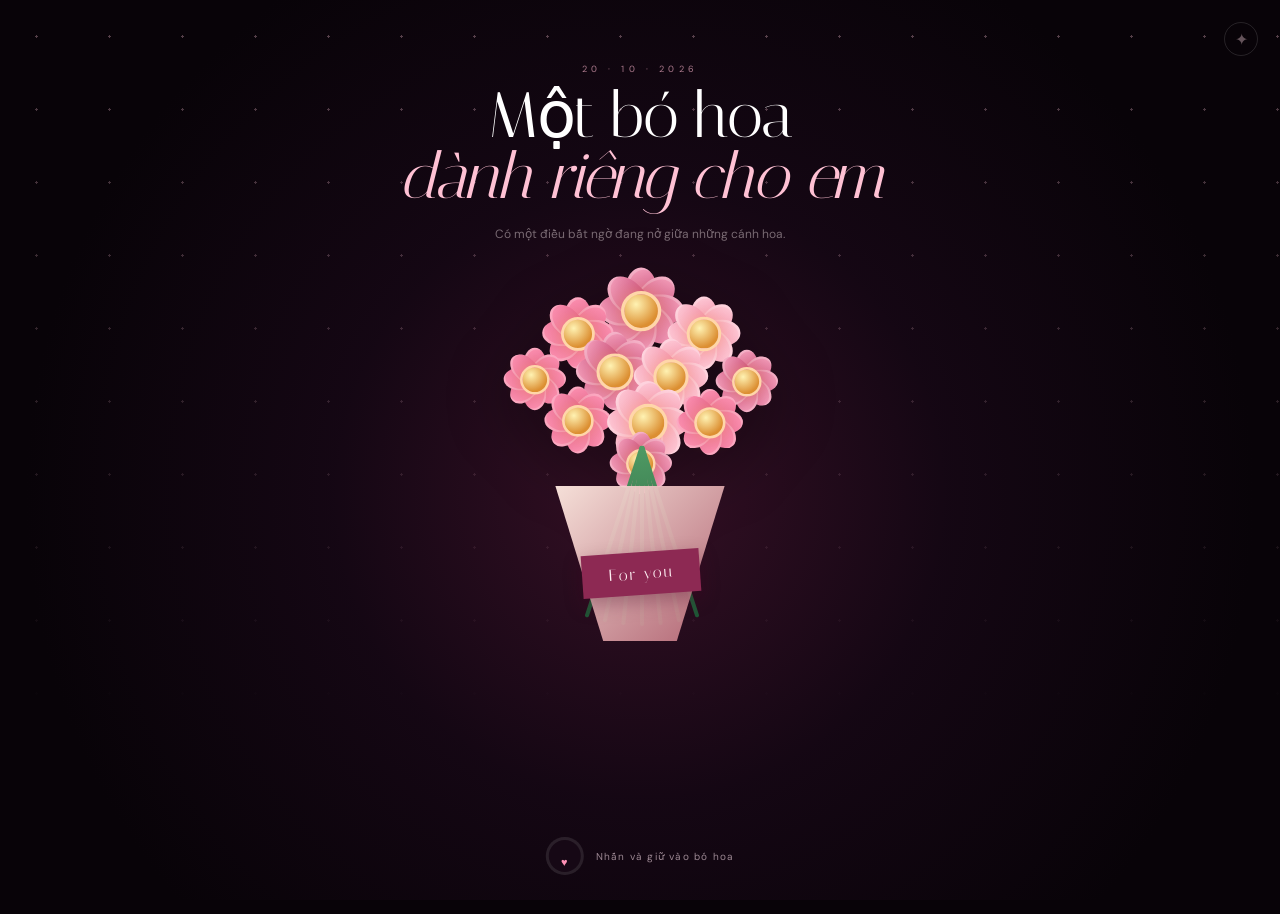
<file: index.html>
<!doctype html>
<html lang="vi"><head><meta charset="UTF-8"><meta name="viewport" content="width=device-width,initial-scale=1"><meta name="theme-color" content="#130713"><title>Món quà 20/10 dành cho em</title><link rel="stylesheet" href="styles.css?v=20261018-1"></head>
<body><main class="experience">
<section class="stage bouquet-stage is-active" id="bouquetStage" aria-labelledby="bouquetTitle">
<div class="ambient" aria-hidden="true"></div><p class="occasion">20 · 10 · 2026</p><h1 id="bouquetTitle">Một bó hoa<br><em>dành riêng cho em</em></h1><p class="lead">Có một điều bất ngờ đang nở giữa những cánh hoa.</p>
<button class="bouquet" id="bouquet" type="button" aria-label="Nhấn giữ để mở điều bất ngờ"><span class="flowers" id="flowers" aria-hidden="true"></span><span class="stems" aria-hidden="true"><i></i><i></i><i></i><i></i><i></i><i></i><i></i></span><span class="wrap" aria-hidden="true"></span><span class="ribbon" aria-hidden="true">For you</span></button>
<div class="hold-control" id="holdControl" aria-hidden="true"><span class="hold-ring"><i></i><b>♥</b></span><span id="holdText">Nhấn và giữ vào bó hoa</span></div><a class="admin-link" href="admin.html" aria-label="Mở trang quản trị">✦</a>
</section>
<section class="stage card-stage" id="cardStage" aria-labelledby="cardTitle" aria-hidden="true"><div class="petal-rain" id="petalRain" aria-hidden="true"></div><article class="greeting-card"><div class="card-flower" aria-hidden="true">❀</div><p class="card-date">NGÀY PHỤ NỮ VIỆT NAM · 20/10</p><h2 id="cardTitle">Gửi người con gái<br><em>anh thương</em></h2><div class="wish" id="wishText"></div><p class="signature">— With all my love —</p><button class="final-button" id="finalButton" type="button">Mở món quà cuối <span>♥</span></button></article></section>
<section class="stage finale-stage" id="finaleStage" aria-label="Trái tim và những kỷ niệm" aria-hidden="true"><canvas id="heartCanvas" aria-hidden="true"></canvas><div class="photo-stream" id="photoStream" aria-hidden="true"></div><div class="final-copy"><p>HAPPY VIETNAMESE WOMEN'S DAY</p><h2>Yêu em,<br><em>nhiều hơn mỗi ngày</em></h2></div><button class="replay" id="replayButton" type="button">↻ Xem lại</button></section>
</main><script src="script.js?v=20261018-1"></script></body></html>
</file>
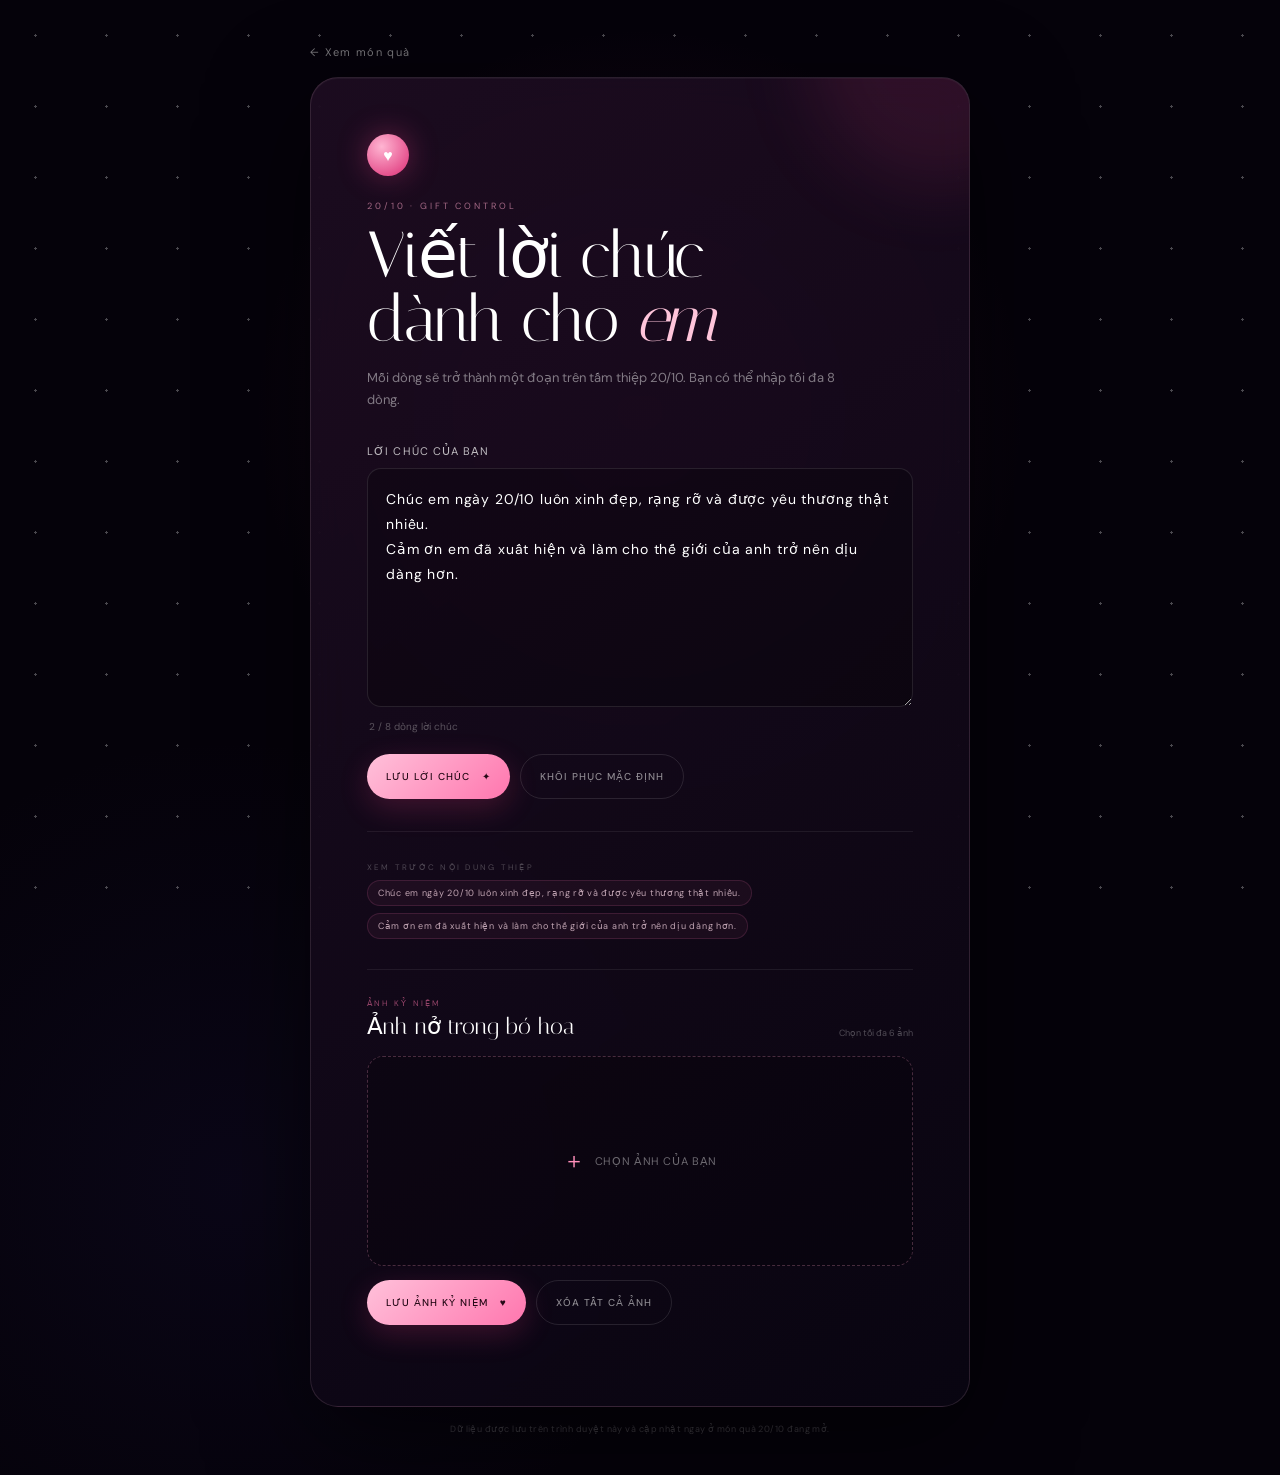
<file: admin.html>
<!doctype html>
<html lang="vi">
<head>
  <meta charset="UTF-8" />
  <meta name="viewport" content="width=device-width, initial-scale=1.0" />
  <meta name="theme-color" content="#07020d" />
  <title>Quản trị lời nhắn · Vũ Trụ Tình Yêu</title>
  <link rel="stylesheet" href="admin.css?v=20260919-2" />
</head>
<body>
  <main class="admin-shell">
    <a class="back" href="index.html">← Xem món quà</a>
    <section class="panel">
      <div class="brand" aria-hidden="true">♥</div>
      <p class="eyebrow">20/10 · GIFT CONTROL</p>
      <h1>Viết lời chúc<br />dành cho <em>em</em></h1>
      <p class="intro">Mỗi dòng sẽ trở thành một đoạn trên tấm thiệp 20/10. Bạn có thể nhập tối đa 8 dòng.</p>

      <form id="messageForm">
        <label for="messages">Lời chúc của bạn</label>
        <textarea id="messages" rows="8" maxlength="320" placeholder="YÊU EM&#10;MÃI BÊN NHAU&#10;YOU ARE MY UNIVERSE"></textarea>
        <div class="form-meta">
          <span id="lineCount">0 / 8 lời nhắn</span>
          <span id="saveStatus" role="status" aria-live="polite"></span>
        </div>
        <div class="actions">
          <button class="primary" type="submit">Lưu lời chúc <span>✦</span></button>
          <button class="secondary" id="resetButton" type="button">Khôi phục mặc định</button>
        </div>
      </form>

      <div class="preview-block">
        <p>XEM TRƯỚC NỘI DUNG THIỆP</p>
        <div id="preview" class="preview" aria-live="polite"></div>
      </div>

      <form id="photoForm" class="photo-form">
        <div class="photo-heading">
          <div>
            <p>ẢNH KỶ NIỆM</p>
            <h2>Ảnh nở trong bó hoa</h2>
          </div>
          <span>Chọn tối đa 6 ảnh</span>
        </div>
        <label class="photo-picker" for="photoInput">
          <div id="photoPreview" class="photo-gallery" aria-label="Ảnh xem trước"></div>
          <span class="picker-placeholder" id="photoPlaceholder"><b>＋</b> Chọn ảnh của bạn</span>
        </label>
        <input id="photoInput" type="file" accept="image/jpeg,image/png,image/webp" multiple />
        <div class="actions">
          <button class="primary" type="submit">Lưu ảnh kỷ niệm <span>♥</span></button>
          <button class="secondary" id="removePhoto" type="button">Xóa tất cả ảnh</button>
        </div>
        <p class="photo-status" id="photoStatus" role="status" aria-live="polite"></p>
      </form>
    </section>
    <p class="note">Dữ liệu được lưu trên trình duyệt này và cập nhật ngay ở món quà 20/10 đang mở.</p>
  </main>
  <script src="admin.js?v=20261018-1"></script>
</body>
</html>
</file>
<file: styles.css>
@import url('https://fonts.googleapis.com/css2?family=DM+Sans:wght@300;400;500&family=Italiana&display=swap');
:root{color-scheme:dark;--pink:#ff83ad}*{box-sizing:border-box}html,body{width:100%;height:100%;margin:0;overflow:hidden}body{color:#fff;background:#080308;font-family:"DM Sans",sans-serif}button{font:inherit}.experience,.stage{position:relative;width:100%;height:100%;min-height:620px}.stage{position:absolute;inset:0;display:grid;place-items:center;overflow:hidden;visibility:hidden;opacity:0;transform:scale(1.03);transition:opacity .85s ease,transform 1.1s ease,visibility 0s linear 1.1s}.stage.is-active{visibility:visible;opacity:1;transform:scale(1);transition-delay:0s}.bouquet-stage{align-content:start;padding-top:clamp(38px,7vh,72px);text-align:center;background:radial-gradient(circle at 50% 55%,#351025 0,rgba(21,7,20,.96) 38%,#080308 76%)}.ambient{position:absolute;inset:0;opacity:.32;background-image:radial-gradient(circle,#ffc8d9 0 1px,transparent 1.3px);background-size:73px 73px;mask-image:linear-gradient(to bottom,#000,transparent 80%)}.occasion{z-index:2;margin:0 0 10px;color:rgba(255,185,208,.65);font-size:9px;letter-spacing:.5em}h1,.card-stage h2,.final-copy h2{z-index:2;margin:0;font:400 clamp(42px,5vw,72px)/.96 "Italiana",Georgia,serif;letter-spacing:-.025em}h1 em,.card-stage h2 em,.final-copy h2 em{color:#ffc1d4;font-weight:400}.lead{z-index:2;margin:18px 0 4px;color:rgba(255,240,244,.42);font-size:12px}
.bouquet{position:relative;z-index:2;width:360px;height:430px;margin-top:-10px;padding:0;border:0;outline:0;background:none;cursor:pointer;touch-action:none;-webkit-tap-highlight-color:transparent}.flowers{position:absolute;inset:18px 15px auto;height:255px;filter:drop-shadow(0 18px 30px rgba(0,0,0,.35))}.flower{--x:50%;--y:50%;--s:1;position:absolute;left:var(--x);top:var(--y);width:82px;height:82px;transform:translate(-50%,-50%) scale(var(--s));transition:transform .7s cubic-bezier(.18,1.4,.35,1),filter .5s}.flower:nth-child(2n){--petal:#ff98b6;--petal2:#d94d7f}.flower:nth-child(3n){--petal:#ffd1dc;--petal2:#ee789c}.petal{position:absolute;left:28px;top:3px;width:28px;height:40px;border-radius:70% 70% 50% 50%;transform-origin:14px 38px;transform:rotate(calc(var(--i)*45deg));background:linear-gradient(160deg,var(--petal,#f8a9c2),var(--petal2,#b92c67));box-shadow:inset 2px 2px rgba(255,255,255,.22)}.flower-center{position:absolute;left:24px;top:24px;width:36px;height:36px;z-index:2;overflow:hidden;border:3px solid #ffd6a9;border-radius:50%;background:radial-gradient(circle at 35% 30%,#fff2b2,#dc8f32 70%);box-shadow:0 0 18px rgba(255,181,93,.45);transition:all .7s ease .12s}.flower-center img{width:100%;height:100%;object-fit:cover;opacity:0;transform:scale(1.5);transition:opacity .65s,transform .8s cubic-bezier(.16,1,.3,1)}.bouquet.is-revealed .flower-center{width:54px;height:54px;left:15px;top:15px;border-color:#fff0f3;box-shadow:0 0 22px rgba(255,104,161,.62)}.bouquet.is-revealed .flower-center img{opacity:1;transform:scale(1)}.bouquet.is-revealed .flower{filter:brightness(1.12)}
.stems{position:absolute;left:50%;top:210px;width:180px;height:175px;transform:translateX(-50%)}.stems i{position:absolute;left:50%;top:0;width:4px;height:180px;border-radius:99px;background:linear-gradient(#4f9a64,#1f5535);transform-origin:top;transform:rotate(calc((var(--n,0) - 3)*6deg))}.stems i:nth-child(1){--n:0}.stems i:nth-child(2){--n:1}.stems i:nth-child(3){--n:2}.stems i:nth-child(4){--n:3}.stems i:nth-child(5){--n:4}.stems i:nth-child(6){--n:5}.stems i:nth-child(7){--n:6}.wrap{position:absolute;left:88px;top:250px;width:184px;height:155px;clip-path:polygon(4% 0,96% 0,70% 100%,30% 100%);background:linear-gradient(135deg,rgba(255,235,226,.96),rgba(194,108,123,.88));box-shadow:0 20px 40px rgba(0,0,0,.35)}.ribbon{position:absolute;left:122px;top:316px;display:grid;width:118px;height:43px;place-items:center;transform:rotate(-4deg);color:#fff1f4;background:#8d2953;font:400 16px "Italiana",serif;letter-spacing:.1em;box-shadow:0 7px 18px rgba(70,7,34,.35)}
.hold-control{position:absolute;z-index:3;left:50%;bottom:25px;display:flex;align-items:center;gap:12px;transform:translateX(-50%);color:rgba(255,230,239,.58);font-size:10px;letter-spacing:.12em;white-space:nowrap}.hold-ring{--progress:0deg;position:relative;display:grid;width:38px;height:38px;place-items:center;border-radius:50%;background:conic-gradient(var(--pink) var(--progress),rgba(255,255,255,.1) 0)}.hold-ring:before{content:"";position:absolute;width:32px;height:32px;border-radius:50%;background:#160815}.hold-ring b{z-index:1;color:#ff91b6;font-size:11px}.admin-link{position:absolute;z-index:5;right:22px;top:22px;display:grid;width:34px;height:34px;place-items:center;border:1px solid rgba(255,255,255,.12);border-radius:50%;color:rgba(255,217,230,.38);text-decoration:none}
.card-stage{background:radial-gradient(circle at 50% 35%,#391126,#0b040b 68%)}.greeting-card{position:relative;z-index:2;width:min(560px,88vw);padding:clamp(34px,6vw,58px);border:1px solid rgba(255,222,230,.2);border-radius:6px;text-align:center;background:linear-gradient(145deg,rgba(255,243,234,.98),rgba(249,219,217,.96));color:#3b1527;box-shadow:0 35px 100px rgba(0,0,0,.55);transform:translateY(40px) rotateX(10deg);transition:transform 1s cubic-bezier(.16,1,.3,1)}.card-stage.is-active .greeting-card{transform:none}.card-flower{color:#a02b59;font-size:30px}.card-date{margin:12px 0 22px;color:#a05c74;font-size:8px;letter-spacing:.3em}.card-stage h2{font-size:clamp(38px,6vw,58px)}.card-stage h2 em{color:#a62b5a}.wish{margin:26px auto 18px;max-width:410px;color:#6c4253;font:300 13px/1.85 "DM Sans",sans-serif;white-space:pre-line}.signature{color:#a5677e;font:400 15px "Italiana",serif}.final-button{margin-top:18px;padding:13px 20px;border:0;border-radius:99px;color:#fff;background:#7c214a;cursor:pointer;letter-spacing:.08em;font-size:10px}.final-button span{margin-left:8px}.petal-rain,.petal-rain span{position:absolute;inset:0;pointer-events:none}.petal-rain span{left:var(--x);top:-30px;width:12px;height:18px;border-radius:80% 20% 70% 30%;background:#e86d9a;animation:petal-fall var(--d) linear var(--delay) infinite}@keyframes petal-fall{to{transform:translate(calc(var(--drift)*1px),110vh) rotate(540deg);opacity:.1}}
.finale-stage{background:radial-gradient(circle at 50% 38%,#321026,#060207 67%)}#heartCanvas{position:absolute;inset:0;width:100%;height:100%}.photo-stream{position:absolute;inset:0;pointer-events:none;overflow:hidden}.memory{--x:50%;position:absolute;left:var(--x);bottom:-100px;width:58px;height:58px;padding:3px;border:1px solid rgba(255,219,232,.6);border-radius:50%;background:#fff;box-shadow:0 0 24px rgba(255,77,148,.35);animation:memory-rise var(--duration) linear var(--delay) infinite}.memory img{width:100%;height:100%;object-fit:cover;border-radius:50%}@keyframes memory-rise{0%{transform:translate(0,0) scale(.55);opacity:0}12%{opacity:.85}70%{opacity:.75}100%{transform:translate(var(--drift),-53vh) scale(1);opacity:0}}.final-copy{position:absolute;z-index:2;left:50%;bottom:7%;transform:translateX(-50%);text-align:center;pointer-events:none}.final-copy p{color:rgba(255,190,214,.48);font-size:8px;letter-spacing:.34em}.final-copy h2{font-size:clamp(32px,4vw,52px)}.replay{position:absolute;z-index:3;right:24px;bottom:22px;border:0;color:rgba(255,255,255,.35);background:none;cursor:pointer;font-size:10px;letter-spacing:.1em}
@media(max-width:600px){.experience,.stage{min-height:560px}.bouquet-stage{padding-top:32px}.bouquet{transform:scale(.86);margin-top:-28px;margin-bottom:-35px}.lead{display:none}.hold-control{bottom:18px}.greeting-card{padding:32px 24px}.final-copy{bottom:5%}.memory{width:48px;height:48px}}@media(prefers-reduced-motion:reduce){.stage,.greeting-card,.flower,.flower-center img{transition-duration:.2s}.petal-rain span{animation-duration:12s}.memory{animation-duration:14s}}
</file>
<file: admin.css>
@import url('https://fonts.googleapis.com/css2?family=DM+Sans:wght@300;400;500&family=Italiana&display=swap');

:root { color-scheme: dark; --rose: #ff75ab; --light: #ffe2ed; }
* { box-sizing: border-box; }
body {
  min-height: 100vh;
  margin: 0;
  display: grid;
  place-items: center;
  padding: 40px 20px;
  color: #fff;
  font-family: "DM Sans", sans-serif;
  background:
    radial-gradient(circle at 50% 28%, rgba(116, 33, 93, .22), transparent 31%),
    radial-gradient(circle at 18% 80%, rgba(46, 36, 112, .13), transparent 28%),
    #05020a;
}
body::before {
  content: ""; position: fixed; inset: 0; pointer-events: none; opacity: .28;
  background-image: radial-gradient(circle, #fff 0 1px, transparent 1.3px);
  background-size: 71px 71px;
}
.admin-shell { position: relative; width: min(660px, 100%); }
.back { display: inline-block; margin-bottom: 18px; color: rgba(255,255,255,.46); font-size: 11px; letter-spacing: .12em; text-decoration: none; }
.back:hover { color: var(--light); }
.panel {
  position: relative; overflow: hidden; padding: clamp(28px, 6vw, 56px);
  border: 1px solid rgba(255, 203, 225, .13); border-radius: 28px;
  background: linear-gradient(145deg, rgba(31, 13, 34, .88), rgba(9, 5, 18, .93));
  box-shadow: 0 30px 100px rgba(0,0,0,.55), inset 0 1px rgba(255,255,255,.04);
  backdrop-filter: blur(20px);
}
.panel::after { content: ""; position: absolute; width: 260px; height: 260px; top: -150px; right: -100px; border-radius: 50%; background: rgba(255,74,145,.1); filter: blur(35px); }
.brand { position: relative; z-index: 1; display: grid; place-items: center; width: 42px; height: 42px; margin-bottom: 24px; border-radius: 50%; color: white; background: radial-gradient(circle at 35% 30%, #ffb5d2, #dc2c74); box-shadow: 0 0 30px rgba(255,66,142,.35); }
.eyebrow { color: rgba(255,166,202,.6); font-size: 9px; letter-spacing: .32em; }
h1 { margin: 12px 0 16px; font: 400 clamp(42px, 8vw, 65px)/.98 "Italiana", Georgia, serif; letter-spacing: -.02em; }
h1 em { color: #ffc5db; font-weight: inherit; }
.intro { max-width: 480px; margin-bottom: 32px; color: rgba(255,255,255,.46); font-size: 13px; line-height: 1.7; }
label { display: block; margin-bottom: 10px; color: rgba(255,255,255,.72); font-size: 11px; letter-spacing: .1em; text-transform: uppercase; }
textarea {
  width: 100%; resize: vertical; min-height: 160px; padding: 18px; color: #fff; caret-color: var(--rose);
  border: 1px solid rgba(255,255,255,.1); border-radius: 14px; outline: none;
  background: rgba(0,0,0,.23); font: 400 14px/1.8 "DM Sans", sans-serif; letter-spacing: .06em;
  transition: border-color .25s, box-shadow .25s;
}
textarea:focus { border-color: rgba(255,117,171,.5); box-shadow: 0 0 0 3px rgba(255,117,171,.07); }
.form-meta { min-height: 30px; display: flex; justify-content: space-between; padding: 8px 2px 0; color: rgba(255,255,255,.3); font-size: 10px; }
#saveStatus { color: #ff9fc5; }
.actions { display: flex; gap: 10px; margin-top: 12px; }
button { min-height: 45px; padding: 0 19px; border-radius: 999px; font: 500 10px "DM Sans", sans-serif; letter-spacing: .1em; text-transform: uppercase; cursor: pointer; transition: .25s; }
.primary { border: 0; color: #250916; background: linear-gradient(135deg, #ffc1da, #ff76ae); box-shadow: 0 9px 30px rgba(255,64,140,.2); }
.primary:hover { transform: translateY(-2px); box-shadow: 0 13px 35px rgba(255,64,140,.34); }
.primary span { margin-left: 8px; }
.secondary { border: 1px solid rgba(255,255,255,.11); color: rgba(255,255,255,.52); background: transparent; }
.secondary:hover { border-color: rgba(255,255,255,.3); color: #fff; }
.preview-block { margin-top: 32px; padding-top: 22px; border-top: 1px solid rgba(255,255,255,.07); }
.preview-block > p { color: rgba(255,255,255,.25); font-size: 8px; letter-spacing: .28em; }
.preview { display: flex; flex-wrap: wrap; gap: 7px; min-height: 28px; }
.preview span { padding: 6px 10px; color: rgba(255,222,235,.72); border: 1px solid rgba(255,117,171,.15); border-radius: 999px; background: rgba(255,117,171,.05); font-size: 9px; letter-spacing: .08em; }
.photo-form { margin-top: 30px; padding-top: 28px; border-top: 1px solid rgba(255,255,255,.07); }
.photo-heading { display: flex; align-items: end; justify-content: space-between; gap: 20px; margin-bottom: 16px; }
.photo-heading p { margin: 0 0 5px; color: rgba(255,117,171,.55); font-size: 8px; letter-spacing: .28em; }
.photo-heading h2 { margin: 0; font: 400 23px "Italiana", Georgia, serif; }
.photo-heading > span { max-width: 150px; color: rgba(255,255,255,.28); font-size: 9px; line-height: 1.5; text-align: right; }
.photo-picker { position: relative; display: grid; width: 100%; height: 210px; margin: 0 0 14px; place-items: center; overflow: hidden; border: 1px dashed rgba(255,158,198,.25); border-radius: 16px; background: rgba(0,0,0,.2); cursor: pointer; }
.photo-picker:hover { border-color: rgba(255,158,198,.55); }
.photo-picker img { display: none; width: 100%; height: 100%; object-fit: contain; background: rgba(0,0,0,.24); }
.photo-picker.has-photo img { display: block; }
.photo-picker.has-photo .picker-placeholder { display: none; }
.picker-placeholder { display: flex; align-items: center; gap: 9px; color: rgba(255,255,255,.4); font-size: 11px; letter-spacing: .06em; }
.picker-placeholder b { color: #ff8fba; font-size: 22px; font-weight: 300; }
#photoInput { position: absolute; width: 1px; height: 1px; opacity: 0; pointer-events: none; }
.photo-status { min-height: 16px; margin: 9px 2px 0; color: #ff9fc5; font-size: 10px; }
.note { margin: 16px 0 0; text-align: center; color: rgba(255,255,255,.22); font-size: 9px; letter-spacing: .05em; }
@media (max-width: 520px) { .actions { flex-direction: column; } button { width: 100%; } .panel { border-radius: 20px; } }
.photo-gallery{display:grid;width:100%;height:100%;padding:12px;grid-template-columns:repeat(3,1fr);gap:8px}.photo-gallery:empty{display:none}.photo-gallery img{display:block;width:100%;height:82px;object-fit:cover;border-radius:9px}.photo-picker.has-photo .photo-gallery{display:grid}.photo-picker.has-photo{height:auto;min-height:150px}
</file>
